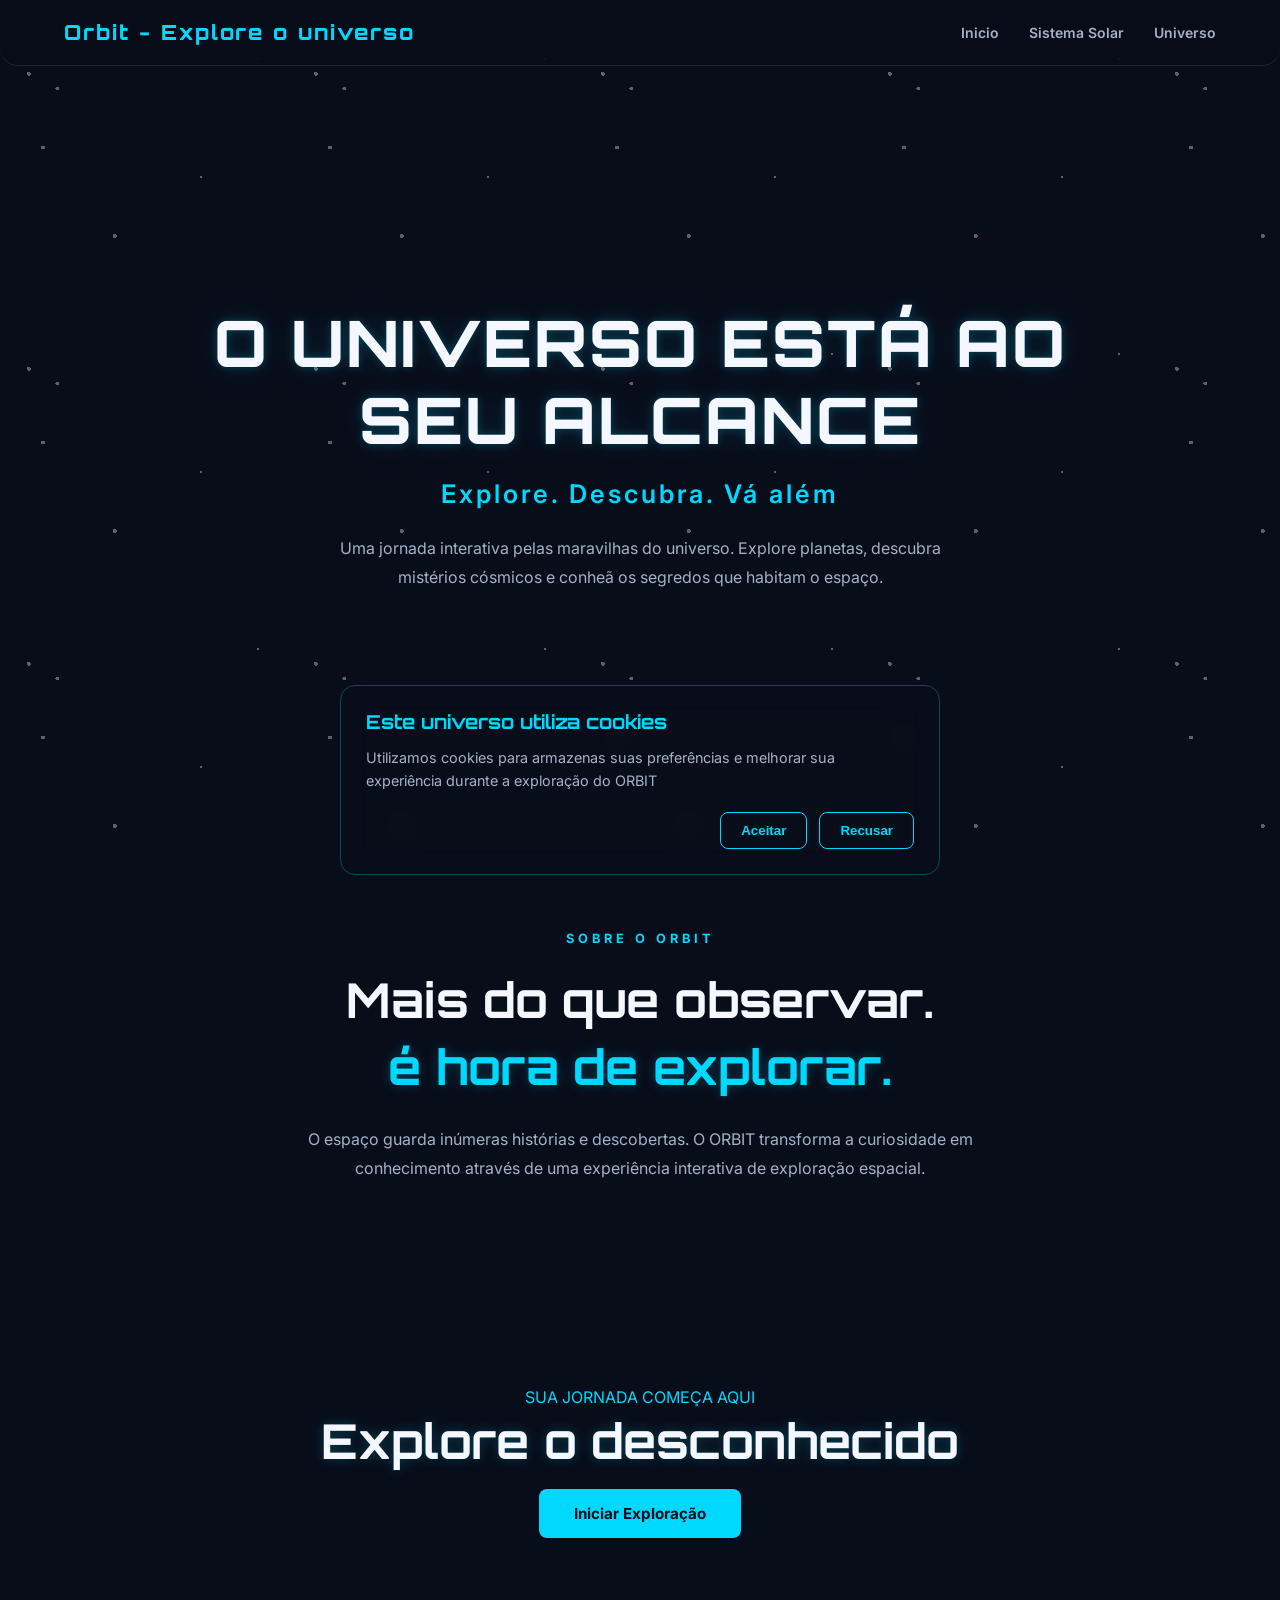
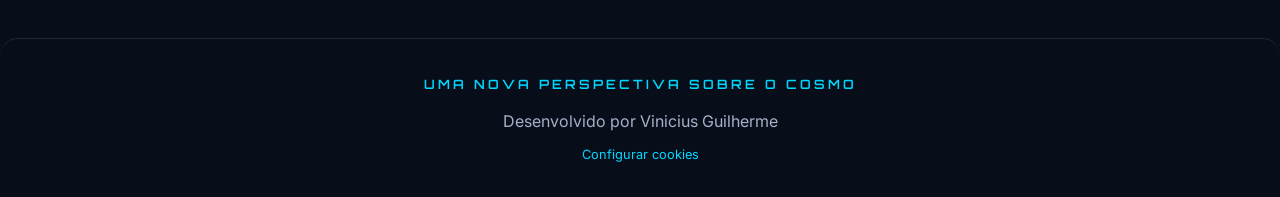
<file: html/index.html>
<!DOCTYPE html>
<html lang="en">

<head>
    <meta charset="UTF-8">
    <meta name="viewport" content="width=device-width, initial-scale=1.0">
    <link rel="stylesheet" href="../css/global.css">
    <link rel="stylesheet" href="../css/home.css">
    <title>Universo Espacial interativo</title>
</head>

<body>
    <header class="cabecalho-principal">
        <h2>Orbit - Explore o universo </h2>
        <nav class="menu">
            <a href="index.html">Inicio</a>
            <a href="sistemaSolar.html">Sistema Solar</a>
            <a href="universo.html">Universo</a>
        </nav>
    </header>
    <main class="conteudo-principal">
        <section class="inicializacaoOrbit">
            <h1>O UNIVERSO ESTÁ AO SEU ALCANCE</h1>
            <h2>Explore. Descubra. Vá além</h2>

            <p>
                Uma jornada interativa pelas maravilhas do universo. Explore planetas, descubra mistérios cósmicos e
                conheã os segredos que habitam o espaço.
            </p>
        </section>

        <section class="introducao" id="explorar">
            <span class="section-tag">Sobre o ORBIT</span>

            <h2>Mais do que observar. <br>
                <span>é hora de explorar.</span>
            </h2>

            <p>
                O espaço guarda inúmeras histórias e descobertas. O ORBIT transforma a curiosidade em conhecimento
                através de uma experiência interativa de exploração espacial.
            </p>
        </section>

        <section class="exploracao">
            <span>SUA JORNADA COMEÇA AQUI</span>
            <h2>Explore o desconhecido</h2>

            <a href="sistemaSolar.html">Iniciar Exploração</a>
        </section>
    </main>
    <footer>
        <p>UMA NOVA PERSPECTIVA SOBRE O COSMO</p>
        <P>Desenvolvido por Vinicius Guilherme</P>

        <button id="abrirPreferenciaCookies" type="button">
            Configurar cookies
        </button>
    </footer>
    <section class="avisoCookies" id="avisoCookies">
        <div class="conteudoCookies">
            <h2>Este universo utiliza cookies</h2>

            <p>
                Utilizamos cookies para armazenas suas preferências e melhorar sua experiência durante a exploração do
                ORBIT
            </p>

            <div class="botoesCookies">
                <button id="aceitarCookies">Aceitar</button>
                <button id="recusarCookies">Recusar</button>
            </div>
        </div>
    </section>
    <script src="../js/"></script>
    <script src="../js/cookies.js"></script>
</body>



</html>
</file>
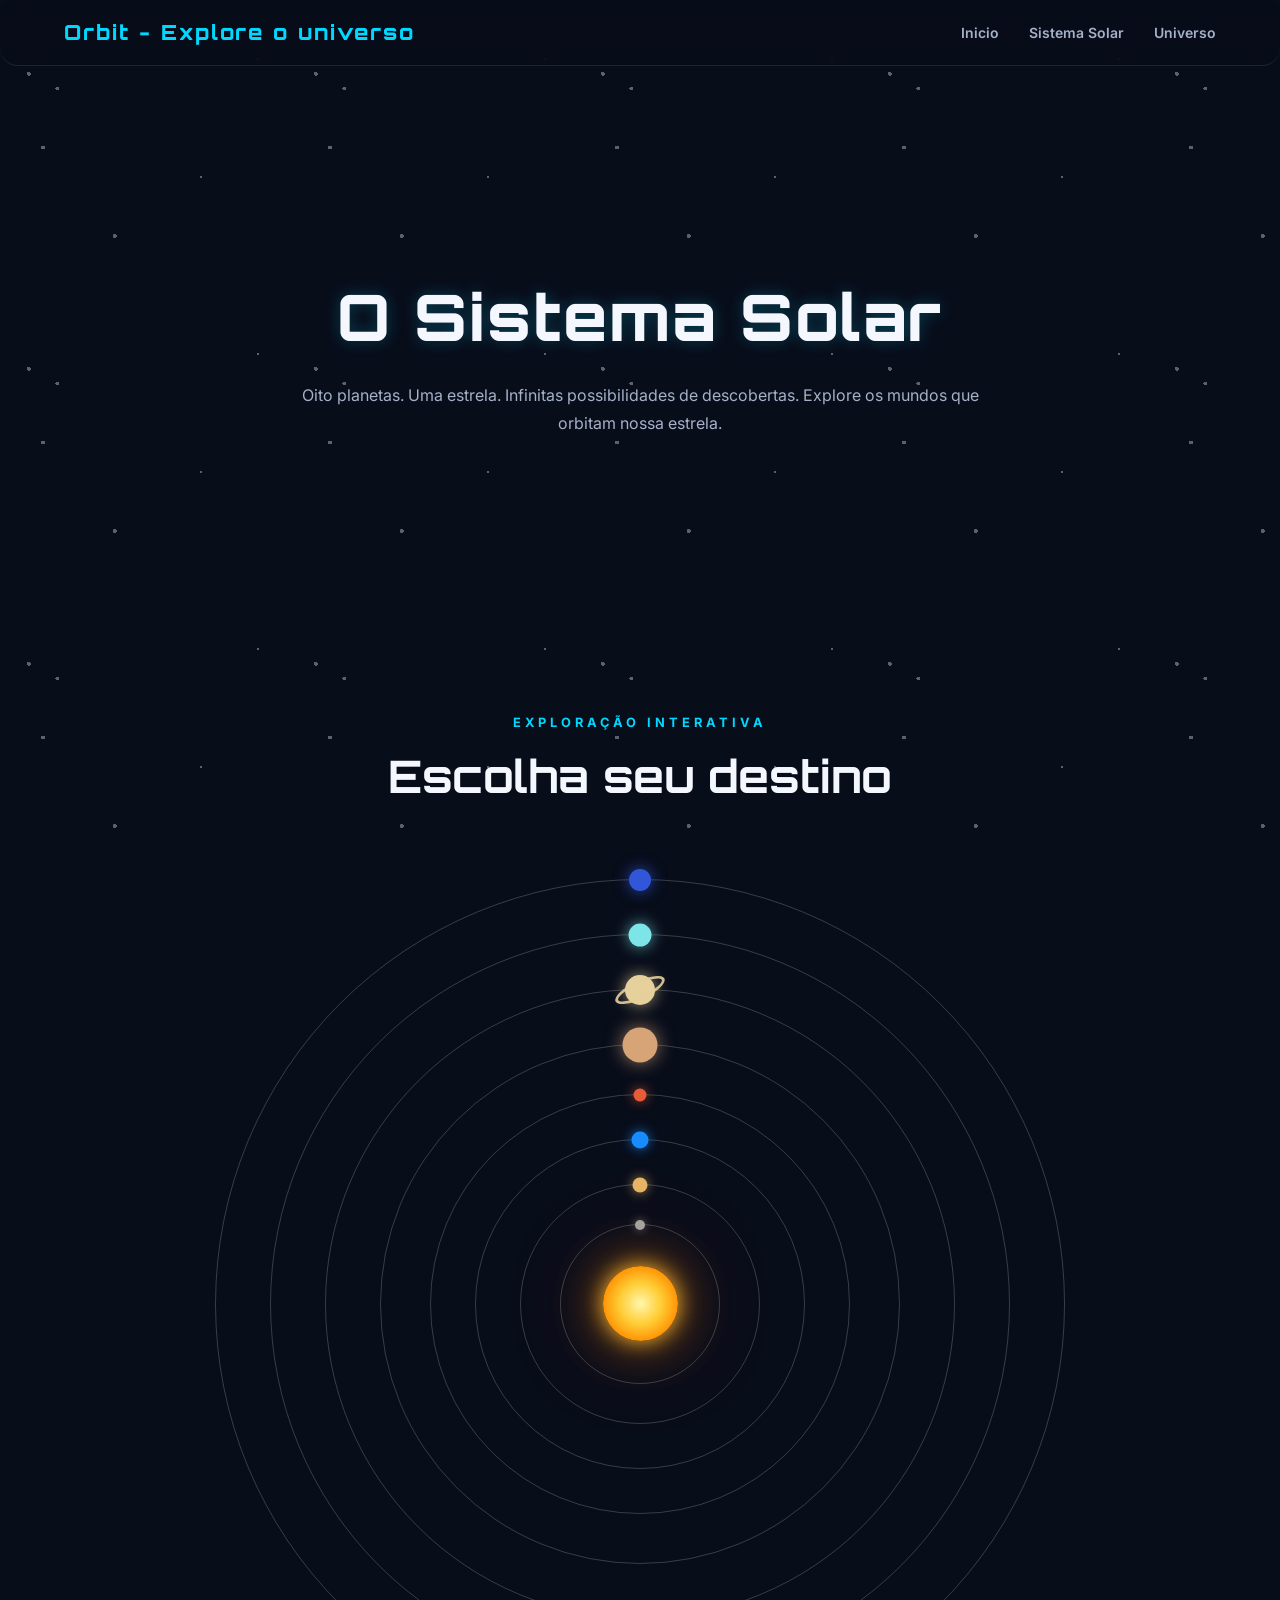
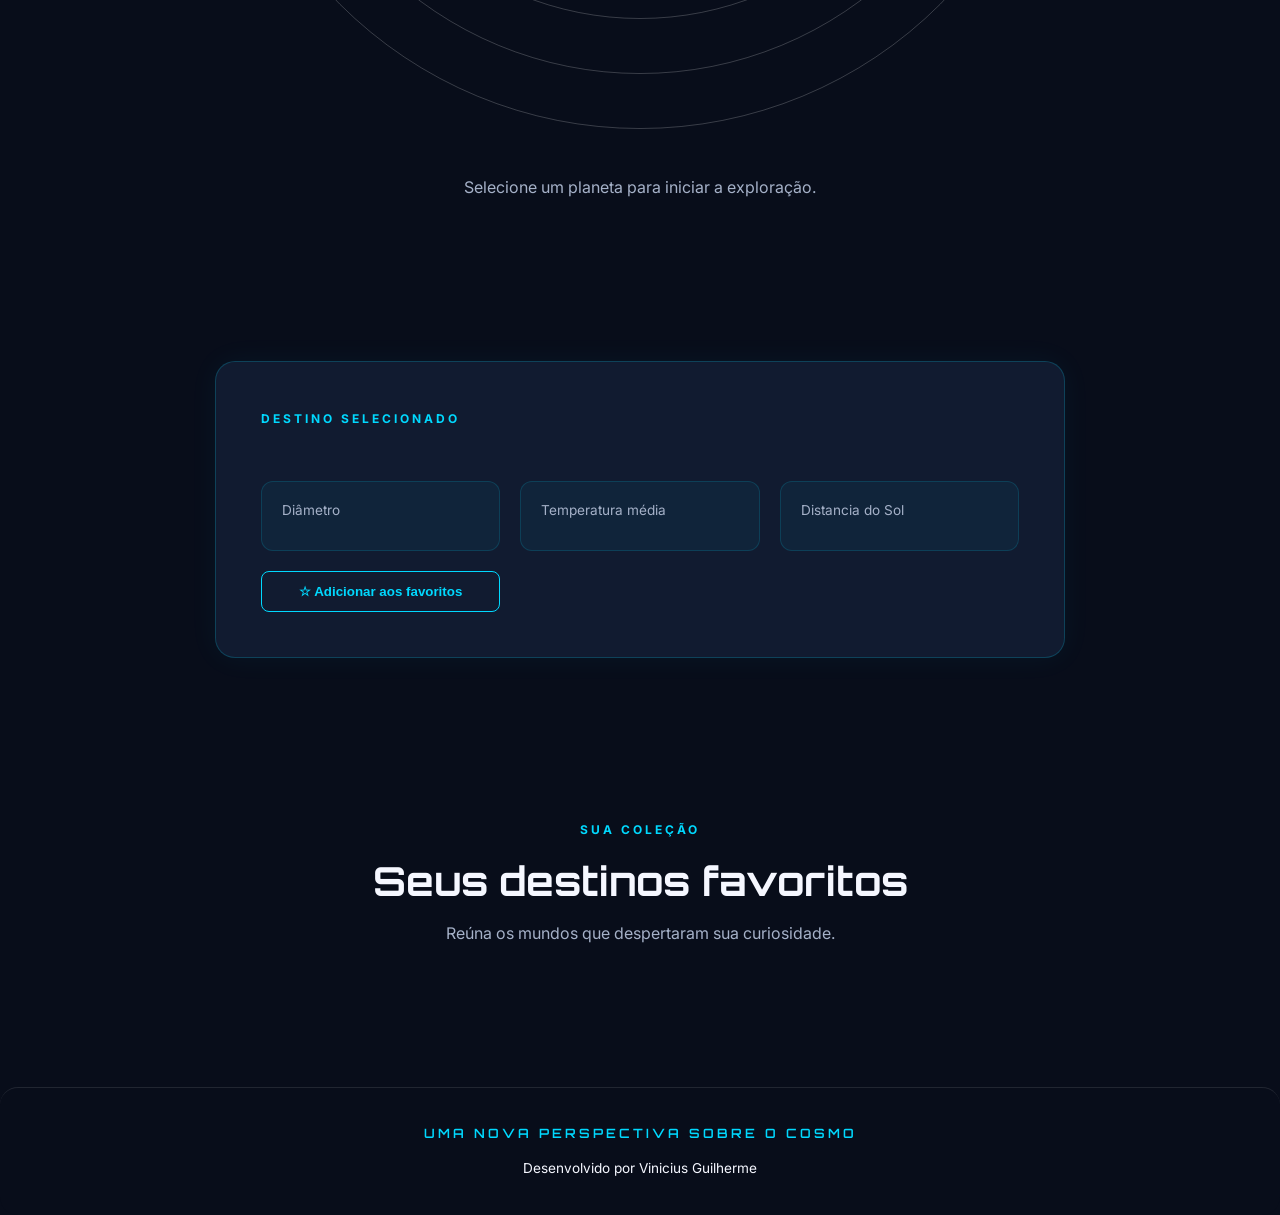
<file: html/sistemaSolar.html>
<!DOCTYPE html>
<html lang="pt-BR">

<head>
    <meta charset="UTF-8">
    <meta name="viewport" content="width=device-width, initial-scale=1.0">
    <link rel="stylesheet" href="../css/global.css">
    <link rel="stylesheet" href="../css/sistemaSolar.css">
    <title>Sistema Solar Orbit</title>
</head>

<body>
    <header class="cabecalho-principal">
        <h2>Orbit - Explore o universo </h2>
        <nav class="menu">
            <a href="index.html">Inicio</a>
            <a href="sistemaSolar.html">Sistema Solar</a>
            <a href="universo.html">Universo</a>
        </nav>
    </header>

    <main class="conteudo-principal">
        <section class="solar">
            <h1>O Sistema Solar</h1>

            <p>
                Oito planetas. Uma estrela. Infinitas possibilidades de descobertas. Explore os mundos que orbitam nossa
                estrela.
            </p>
        </section>

        <section class="exploracaoSolar">
            <div>
                <span>Exploração interativa</span>
                <h2>Escolha seu destino</h2>
            </div>

            <div class="visualizacaoSolar">
                <div class="sol" title="sol"></div>
                <div class="orbitMercurio">
                    <button class="planetaMercurio" data-planet="mercurio" aria-label="Explorar Mercúrio"></button>
                </div>
                <div class="orbitVenus">
                    <button class="planetaVenus" data-planet="venus" aria-label="Explorar Vênus"></button>
                </div>
                <div class="orbitTerra">
                    <button class="planetaTerra" data-planet="terra" aria-label="Explorar Terra"></button>
                </div>
                <div class="orbitMarte">
                    <button class="planetaMarte" data-planet="marte" aria-label="Explorar Marte"></button>
                </div>
                <div class="orbitJupiter">
                    <button class="planetaJupiter" data-planet="jupiter" aria-label="Explorar Júpiter"></button>
                </div>
                <div class="orbitSaturno">
                    <button class="planetaSaturno" data-planet="saturno" aria-label="Explorar Saturno"></button>
                </div>
                <div class="orbitUrano">
                    <button class="planetaUrano" data-planet="urano" aria-label="Explorar Urano"></button>
                </div>
                <div class="orbitNetuno">
                    <button class="planetaNetuno" data-planet="netuno" aria-label="Explorar Netuno"></button>
                </div>
            </div>

            <p class="Dicainteracao">
                Selecione um planeta para iniciar a exploração.
            </p>

        </section>

        <section class="informacoesPlaneta" id="informacoesPlaneta">
            <div class="detalhePlaneta">
                <span class="section-tag">DESTINO SELECIONADO</span>
                <h2 id="nomePlaneta"></h2>

                <p id="descricacaoPlaneta">
                </p>

                <div class="statusPlanet">
                    <div>
                        <span>Diâmetro</span>
                        <strong id="diametroPlaneta"></strong>
                    </div>
                    <div>
                        <span>Temperatura média</span>
                        <strong id="temperaturaPlaneta"></strong>
                    </div>
                    <div>
                        <span>Distancia do Sol</span>
                        <strong id="distanciaPlaneta"></strong>
                    </div>
                     <button id="planetaFavorito" class="btn-secundario">
                    ☆ Adicionar aos favoritos
                </button>
                </div>
               
            </div>
        </section>
        <section class="favoritosPlanetas">
            <div class="cabecalhoFavoritos">
                <span class="section-tag">SUA COLEÇÃO</span>
                <h2>Seus destinos favoritos</h2>
                <p>Reúna os mundos que despertaram sua curiosidade.</p>
            </div>

            <div class="listaFavoritos" id="listaFavoritos">
                <!-- Os planetas favoritos serão inseridos pelo JavaScript -->
            </div>
        </section>

    </main>
    <footer>
        <p>UMA NOVA PERSPECTIVA SOBRE O COSMO</p>
        <P>Desenvolvido por Vinicius Guilherme</P>
    </footer>
    <script src="../js/sistemaSolar.js"></script>
</body>

</html>
</file>
<file: css/global.css>
@import url('https://fonts.googleapis.com/css2?family=Inter:wght@400;500;600;700;800&family=Orbitron:wght@400;500;600;700;800&display=swap');


:root {
    --fundo: #080d1a;
    --superfice: #111b30;
    --cor-primaria: #00d9ff;
    --cor-secundaria: #8b5cf6;
    --texto-principal: #f5f7ff;
    --texto-secundario: #a5b1c8;
    --fonte-principal: 'Inter', sans-serif;
    --fonte-titulos: 'Orbitron', sans-serif;
}


* {
    margin: 0;
    padding: 0;
    box-sizing: border-box;
}

body {
    background-color: var(--fundo);
    background-image: radial-gradient(circle at 20% 20%, rgba(0, 217, 255, 0.08), transparent 35%), radial-gradient(circle at 80% 70% rgba(139, 92, 246, 0.08), transparent 35%);
    color: var(--texto-principal);
    font-family: var(--fonte-principal);
}

body::before {
    content: "";
    position: fixed;

    inset: 0;
    z-index: -1;

    pointer-events: none;
    opacity: 0.35;

    background-image: radial-gradient(2px 2px at 20% 30%, white 99%, transparent),
        radial-gradient(1px 1px at 70% 60%, white 99%, transparent),
        radial-gradient(2px 2px at 40% 80%, white 99%, transparent),
        radial-gradient(1px 1px at 90% 20%, white 99%, transparent),
        radial-gradient(2px 2px at 10% 25%, white 99%, transparent),
        radial-gradient(2px 2px at 15% 50%, white 99%, transparent);

    background-size: 287px 295px;
}

h1,
h2,
h3,
h4 {
    font-family: var(--fonte-titulos);
    line-height: 1.2;
}

p {
    line-height: 1.7;
    color: var(--texto-secundario);
}

.cabecalho-principal {
    display: flex;
    flex-direction: row;
    align-items: center;
    justify-content: space-between;
    width: 100%;
    padding: 20px 5%;
    border-bottom: 1px solid rgba(255, 255, 255, 0.1);
    border-radius: 18px;

    position: sticky;
    top: 0;
    z-index: 1000;

    background-color: rgba(8, 13, 26, 0.75);
    backdrop-filter: blur(15px);
    -webkit-backdrop-filter: blur(15px);
}

.menu {
    display: flex;
    align-items: center;
    gap: 30px;
}

.menu a {
    color: var(--texto-secundario);
    font-size: 14px;
    font-weight: 600;
    transition: all 0.3s ease;
    text-decoration: none;
}

.menu a:hover {
    color: var(--cor-primaria);
    text-shadow: 0 0 12px rgba(0, 217, 255, 0.05);
}

.cabecalho-principal h2 {
    margin: 0;
    font-family: var(--fonte-titulos);
    font-size: 1.3rem;
    font-weight: 800;
    color: var(--cor-primaria);
    letter-spacing: 2px;
}

.btn-primario {
    display: inline-flex;
    align-items: center;
    justify-content: center;

    padding: 12px 25px;

    background-color: var(--cor-primaria);
    color: var(--fundo);

    border: 1px solid var(--cor-primaria);
    border-radius: 8px;

    font-weight: 700;
    text-decoration: none;

    transition: all 0.3s ease;
}

.btn-primario:hover {
    transform: translate(-3px);
    background: var(--cor-secundaria);
    border: 1px solid var(--cor-secundaria);
    color: var(--texto-principal);
    box-shadow: 0 0 10px var(--cor-secundaria), 0 0 25px rgba(0, 217, 255, 0.35);
}

.btn-secundario {
    display: inline-flex;
    align-items: center;
    justify-content: center;
    padding: 12px 25px;
    background-color: transparent;
    color: var(--cor-primaria);

    border: 1px solid var(--cor-primaria);
    border-radius: 8px;

    font-weight: 600;
    transition: all 0.3s ease;
}

.btn-secundario:hover {
    background-color: var(--cor-secundaria);
    color: var(--texto-principal);
    background: var(--cor-secundaria);
    border: var(--cor-secundaria);
    transform: translateY(-3px);
    box-shadow: 0 0 10px var(--cor-secundaria), 0 0 25px rgba(0, 217, 255, 0.35);
}

@media(max-width: 768px) {
    .cabecalho-principal {
        flex-wrap: wrap;
        justify-content: center;
        padding: 15px 5%;
    }

    .menu {
        justify-content: center;
        flex-wrap: wrap;
        gap: 15px;
        width: 100%;
    }

    .menu a {
        font-size: 13px;
    }

    footer {
        padding: 30px 20px;
    }

    footer p:first-child {
        font-size: 0.65rem;
        letter-spacing: 2px;
    }

    footer p:last-child {
        font-size: 0.75rem;
    }
}

footer {
    width: 100%;
    padding: 35px 10%;

    display: flex;
    flex-direction: column;
    align-items: center;
    gap: 12px;

    background: var(--fundo);
    border-top: 1px solid rgba(255, 255, 255, 0.1);
    border-radius: 18px;

    text-align: center;
}

footer p:first-child {
    font-family: var(--fonte-titulos);
    font-size: 0.8rem;
    font-weight: 600;

    color: var(--cor-primaria);
    letter-spacing: 3px;
}

footer p:last-child {
    font-family: var(--fonte-principal);
    font-size: 0.85rem;

    color: var(--texto-principal);
}

.avisoCookies {
    position: fixed;
    bottom: 25px;
    left: 50%;
    transform: translateX(-50%);

    width: 90%;
    max-width: 600px;

    padding: 25px;

    background-color: transparent;
    border: 1px solid rgba(0, 217, 255, 0.3);
    border-radius: 15px;

    backdrop-filter: blur(15px);
    box-shadow: 0 0 30 rgba(0, 217, 255, 0.08);

    z-index: 2000;

    animation: aparecerCookies 0.6s ease forwards;
}

.conteudoCookies h2 {
    font-family: var(--fonte-titulos);
    font-size: 1.2rem;
    color: var(--cor-primaria);
    margin-bottom: 12px;
}

.conteudoCookies p {
    font-size: 0.9rem;
    line-height: 1.6;
    margin-bottom: 20px;
}

.botoesCookies {
    display: flex;
    justify-content: flex-end;
    gap: 12px;
}

.botoesCookies button {
    padding: 10px 20px;
    border: 1px solid var(--cor-primaria);
    border-radius: 8px;

    background-color: transparent;
    color: var(--cor-primaria);

    font-weight: 600;
    cursor: pointer;

    transition: all 0.3s ease;
}

.botoesCookies button:hover {
    background-color: var(--cor-primaria);
    color: var(--fundo);
}

@media (max-width: 600px) {
    .avisoCookies {
        width: calc(100% - 30px);
        bottom: 15px;
        padding: 20px;
    }

    .conteudoCookies h2 {
        font-size: 1rem;
    }

    .conteudoCookies p {
        font-size: 0.85rem;
    }

    .botoesCookies {
        flex-direction: column;
        gap: 10px;
    }

    .botoesCookies button {
        width: 100%;
    }
}

@keyframes aparecerCookies {
    from {
        opacity: 0;
        transform: translate(-50%, 20px)
    }

    to {
        opacity: 1;
        transform: translate(-50%, 0);
    }
}

#abrirPreferenciaCookies {
    background: transparent;
    border: none;
    color: var(--cor-primaria);
    font-family: var(--fonte-principal);
    font-size: 0.8rem;
    cursor: pointer;
    transition: color 0.3s ease;
}

#abrirPreferenciasCookies:hover {
    color: var(--texto-principal);
    text-decoration: underline;
}
</file>
<file: css/home.css>
@import url('https://fonts.googleapis.com/css2?family=Inter:wght@400;500;600;700;800&family=Orbitron:wght@400;500;600;700;800&display=swap');


:root{
    --fundo:#080d1a;
    --superfice:#111b30;
    --cor-primaria:#00d9ff;
    --cor-secundaria:#8b5cf6;
    --texto-principal:#f5f7ff;
    --texto-secundario:#a5b1c8;
    --fonte-principal:'Inter', sans-serif;
    --fonte-titulos:'Orbitron', sans-serif;
}

.inicializacaoOrbit{
    min-height: 85vh;

    display:flex;
    flex-direction: column;
    align-items: center;
    justify-content: center;

    padding: 80px 10%;
    text-align: center;
}

.inicializacaoOrbit h1 {
    max-width: 1000px;

    font-family: var(--fonte-titulos);
    font-size: clamp(2rem, 5vw, 4.5rem);

    font-weight: 800;
    line-height: 1.2;

    color: var(--texto-principal);
    letter-spacing: 2px;

    text-shadow: 0 0 10px rgba(0,217,255,0.25),
    0 0 30px rgba(0,217,255,0.12);
}

.inicializacaoOrbit h2{
    margin-top: 20px;

    font-family: var(--fonte-principal);
    font-size: clamp(1.1rem, 2.5vw, 1.6rem);

    font-weight: 600;
    color: var(--cor-primaria);

    letter-spacing: 3px;
}

.inicializacaoOrbit p{
    max-width: 650px;

    margin-top: 25px;

    font-family: var(--fonte-principal);
    font-size: 1rem;
    font-weight: 400;

    line-height: 1.8;
    color: var(--texto-secundario);
}

@keyframes aparecer{
    from{
        opacity: 0;
        transform:translateY(30px);
    }
    to{
        opacity: 1;
        transform: translateY(0);
    }
}

.inicializacaoOrbit h1{
    animation: aparecer 1s ease forwards;
}

.inicializacaoOrbit h2{
    animation: aparecer 1s ease 0.2s forwards;
}

.inicializacaoOrbit p{
    animation: aparecer 1s ease 0.4s forwards;
}

.introducao{
    display: flex;
    flex-direction: column;
    align-items: center;

    max-width: 1000px;
    margin: 0 auto;
    padding: 100px 30px;

    text-align: center;
}

.section-tag{
    color: var(--cor-primaria);

    font-size: 0.8rem;
    font-weight: 700;

    letter-spacing: 4px;
    text-transform: uppercase;

    margin-bottom: 20px;

    animation: aparecer 1s ease 0.2s forwards;
}

.introducao h2{
    max-width: 800px;

    font-family: var(--fonte-titulos);
    font-size: clamp(1.8rem, 4vw, 3rem);

    font-weight: 700;
    line-height: 1.4;

    color: var(--texto-principal);

     animation: aparecer 1s ease 0.2s forwards;
}

.introducao p{
    max-width: 700px;

    margin-top: 25px;

    font-family: var(--fonte-principal);
    font-size: 1rem;
    line-height: 1.8;

    color: var(--texto-secundario);

     animation: aparecer 1s ease 0.4s forwards;
}

.introducao h2 span{
    color: var(--cor-primaria);

    text-shadow: 0 0 12px rgba(0,217,255,0.25);
}

.exploracao{
    padding: 100px 10%;

    display: flex;
    flex-direction:column;
    align-items: center;

    text-align: center;

    max-width: 1200px;
    margin: 0 auto;
}

.exploracao h2{
    font-family: var(--fonte-titulos);
    font-size: clamp(1.8rem, 4vw, 3rem);

    font-weight: 700;
    color: var(--texto-principal);

    text-shadow: 0 0 12px rgba(0,217,255,0.25);

    margin-bottom: 20px;

    animation: aparecer 1s ease 0.2s forwards;
}

.exploracao span{
    max-width: 700px;

    font-family: var(--fonte-principal);
    font-size: 1rem;
    line-height: 1.8;

    color: var(--cor-primaria);

    animation: aparecer 1s ease 0.2s forwards;
}

.exploracao a{
    display: inline-block;

    padding: 15px 35px;

    font-family: var(--texto-principal);
    font-size: 0.95rem;
    font-weight: 700;

    color: var(--fundo);
    background: var(--cor-primaria);

    text-decoration: none;
    border-radius: 8px;
   transition: all 0.3s ease;
}

.exploracao a:hover{
    background: var(--cor-secundaria);

    color: var(--texto-principal);

    box-shadow: 0 0 20px rgba(139, 92, 246, 0.5);

    transform: translateY(-3px);
}

@media (max-width:768px) {
    .exploracao{padding: 80px 25px;}  
    
    .exploracao span{
        font-size: 0.7rem;
        letter-spacing: 3px;
    }

    .exploracao h2{
        font-size: clamp(1.5rem, 6vw, 2.2rem);
    }

    .exploracao a{
        padding: 13px 28px;
        font-size: 0.85rem;
    }
}
</file>
<file: css/sistemaSolar.css>
@import url('https://fonts.googleapis.com/css2?family=Inter:wght@400;500;600;700;800&family=Orbitron:wght@400;500;600;700;800&display=swap');

:root {
    --fundo: #080d1a;
    --superfice: #111b30;
    --cor-primaria: #00d9ff;
    --cor-secundaria: #8b5cf6;
    --texto-principal: #f5f7ff;
    --texto-secundario: #a5b1c8;
    --fonte-principal: 'Inter', sans-serif;
    --fonte-titulos: 'Orbitron', sans-serif;
}

.solar {
    min-height: 65vh;
    display: flex;
    flex-direction: column;
    align-items: center;
    justify-content: center;
    padding: 80px 10%;
    text-align: center;
}

.solar h1 {
    font-family: var(--fonte-titulos);
    font-size: clamp(2.2rem, 5vw, 4rem);
    font-weight: 800;
    color: var(--texto-principal);
    letter-spacing: 2px;
    text-shadow: 0 0 15px rgba(0, 217, 255, 0.25);
    animation: aparecer 1s ease forwards;
}

.solar p {
    max-width: 700px;
    margin-top: 25px;
    font-family: var(--fonte-principal);
    font-size: 1rem;
    line-height: 1.8;
    color: var(--texto-secundario);
    animation: aparecer 1s ease 0.3s forwards;
}

.exploracaoSolar {
    display: flex;
    flex-direction: column;
    align-items: center;
    width: 100%;
    padding: 60px 20px 100px;
    text-align: center;
    overflow: hidden;
    gap: 20px;
}

.exploracaoSolar span {
    display: inline-block;
    font-family: var(--fonte-principal);
    font-size: 0.8rem;
    font-weight: 700;
    color: var(--cor-primaria);
    letter-spacing: 4px;
    text-transform: uppercase;
    margin-bottom: 20px;
    animation: aparecer 1s ease 0.3s forwards;
}

.exploracaoSolar h2 {
    font-family: var(--fonte-titulos);
    font-size: clamp(1.8rem, 4vw, 2.8rem);
    font-weight: 700;
    color: var(--texto-principal);
    margin-bottom: 30px;
    animation: aparecer 1s ease 0.5s forwards;
}

.visualizacaoSolar {
    position: relative;
    width: min(900px, 100%);
    aspect-ratio: 1 / 1;
    height: auto;
    display: flex;
    align-items: center;
    justify-content: center;
    flex-shrink: 0;
    margin: 0 auto;
}

.sol {
    position: absolute;
    width: 75px;
    height: 75px;
    background: radial-gradient(
        circle,
        #fff7ad 0%,
        #ffcc33 40%,
        #ff8c00 75%,
        #ff5e00 100%
    );
    border-radius: 50%;
    box-shadow:
        0 0 20px rgba(255, 190, 50, 0.9),
        0 0 50px rgba(255, 140, 0, 0.6),
        0 0 100px rgba(255, 100, 0, 0.3);
    z-index: 10;
    animation: pulsar 3s ease-in-out infinite alternate;
}

@keyframes pulsar {
    from {
        transform: scale(1);
        filter: brightness(1);
    }

    to {
        transform: scale(1.12);
        filter: brightness(1.3);
    }
}

.orbitMercurio,
.orbitVenus,
.orbitTerra,
.orbitMarte,
.orbitJupiter,
.orbitSaturno,
.orbitUrano,
.orbitNetuno {
    position: absolute;
    aspect-ratio: 1 / 1;
    height: auto;
    top: 50%;
    left: 50%;
    transform: translate(-50%, -50%);
    border: 1px solid rgba(255, 255, 255, 0.2);
    border-radius: 50%;
    pointer-events: none;
}

.orbitMercurio {
    width: 17.78%;
}

.orbitVenus {
    width: 26.67%;
}

.orbitTerra {
    width: 36.67%;
}

.orbitMarte {
    width: 46.67%;
}

.orbitJupiter {
    width: 57.78%;
}

.orbitSaturno {
    width: 70%;
}

.orbitUrano {
    width: 82.22%;
}

.orbitNetuno {
    width: 94.44%;
}

.orbitMercurio button,
.orbitVenus button,
.orbitTerra button,
.orbitMarte button,
.orbitJupiter button,
.orbitSaturno button,
.orbitUrano button,
.orbitNetuno button {
    position: absolute;
    top: 0;
    left: 50%;
    transform: translate(-50%, -50%);
    border: none;
    border-radius: 50%;
    cursor: pointer;
    pointer-events: auto;
    padding: 0;
    outline: none;
    transition: box-shadow 0.3s ease, filter 0.3s ease;
}

.planetaMercurio {
    width: 10px;
    height: 10px;
    background-color: #a5a5a5;
    box-shadow: 0 0 10px rgba(165, 165, 165, 0.6);
}

.planetaVenus {
    width: 15px;
    height: 15px;
    background-color: #e6b566;
    box-shadow: 0 0 12px rgba(230, 181, 102, 0.7);
}

.planetaTerra {
    width: 17px;
    height: 17px;
    background-color: #168cff;
    box-shadow: 0 0 12px rgba(22, 140, 255, 0.8);
}

.planetaMarte {
    width: 13px;
    height: 13px;
    background-color: #e65c36;
    box-shadow: 0 0 12px rgba(230, 92, 54, 0.7);
}

.planetaJupiter {
    width: 35px;
    height: 35px;
    background-color: #d6a477;
    box-shadow: 0 0 18px rgba(214, 164, 119, 0.7);
}

.planetaSaturno {
    position: relative;
    z-index: 1;
    width: 30px;
    height: 30px;
    background-color: #e6d09b;
    box-shadow: 0 0 16px rgba(230, 208, 155, 0.7);
}

.planetaSaturno::after {
    content: "";
    position: absolute;
    width: 48px;
    height: 12px;
    border: 3px solid rgba(230, 208, 155, 0.9);
    border-radius: 50%;
    top: 50%;
    left: 50%;
    transform: translate(-50%, -50%) rotate(-25deg);
    z-index: -1;
}

.planetaUrano {
    width: 23px;
    height: 23px;
    background-color: #7de4e8;
    box-shadow: 0 0 15px rgba(125, 228, 232, 0.7);
}

.planetaNetuno {
    width: 22px;
    height: 22px;
    background-color: #3156d8;
    box-shadow: 0 0 15px rgba(49, 86, 216, 0.8);
}

.visualizacaoSolar button:hover {
    filter: brightness(1.8);
    box-shadow: 0 0 25px rgba(255, 255, 255, 0.8);
    transform: translate(-50%, -50%) scale(1.6);
    z-index: 20;
}

@keyframes orbitar {
    from {
        transform: translate(-50%, -50%) rotate(0deg);
    }

    to {
        transform: translate(-50%, -50%) rotate(360deg);
    }
}

.orbitMercurio {
    animation: orbitar 8s linear infinite;
}

.orbitVenus {
    animation: orbitar 12s linear infinite;
}

.orbitTerra {
    animation: orbitar 16s linear infinite;
}

.orbitMarte {
    animation: orbitar 20s linear infinite;
}

.orbitJupiter {
    animation: orbitar 28s linear infinite;
}

.orbitSaturno {
    animation: orbitar 36s linear infinite;
}

.orbitUrano {
    animation: orbitar 44s linear infinite;
}

.orbitNetuno {
    animation: orbitar 52s linear infinite;
}

.orbitMercurio:has(button:hover),
.orbitVenus:has(button:hover),
.orbitTerra:has(button:hover),
.orbitMarte:has(button:hover),
.orbitJupiter:has(button:hover),
.orbitSaturno:has(button:hover),
.orbitUrano:has(button:hover),
.orbitNetuno:has(button:hover) {
    animation-play-state: paused;
}

.informacoesPlaneta {
    display: flex;
    justify-content: center;
    width: 100%;
    padding: 60px 20px 100px;
}

.detalhePlaneta {
    width: 100%;
    max-width: 850px;
    padding: 45px;
    background: var(--superfice);
    border: 1px solid rgba(0, 217, 255, 0.2);
    border-radius: 20px;
    box-shadow: 0 0 30px rgba(0, 217, 255, 0.05);
}

.section-tag {
    display: inline-block;
    color: var(--cor-primaria);
    font-family: var(--fonte-principal);
    font-size: 0.75rem;
    font-weight: 700;
    letter-spacing: 3px;
    margin-bottom: 20px;
}

.detalhePlaneta h2 {
    color: var(--texto-principal);
    font-family: var(--fonte-titulos);
    font-size: 2.5rem;
    margin-bottom: 20px;
}

.detalhePlaneta p {
    color: var(--texto-secundario);
    font-family: var(--fonte-principal);
    font-size: 1rem;
    line-height: 1.8;
    margin-bottom: 35px;
}

.statusPlanet {
    display: grid;
    grid-template-columns: repeat(3, 1fr);
    gap: 20px;
    margin-top: 30px;
}

.statusPlanet div {
    display: flex;
    flex-direction: column;
    gap: 12px;
    padding: 20px;
    background-color: rgba(0, 217, 255, 0.05);
    border: 1px solid rgba(0, 217, 255, 0.15);
    border-radius: 12px;
}

.statusPlanet span {
    color: var(--texto-secundario);
    font-family: var(--fonte-principal);
    font-size: 0.85rem;
}

.statusPlanet strong {
    color: var(--cor-primaria);
    font-family: var(--fonte-titulos);
    font-size: 1rem;
}

.favoritosPlanetas {
    width: 100%;
    padding: 60px 10% 100px;
    display: flex;
    flex-direction: column;
    align-items: center;
    text-align: center;
}

.cabecalhoFavoritos {
    margin-bottom: 40px;
}

.cabecalhoFavoritos h2 {
    font-family: var(--fonte-titulos);
    font-size: clamp(1.8rem, 4vw, 2.5rem);
    color: var(--texto-principal);
    margin-bottom: 15px;
}

.cabecalhoFavoritos p {
    font-family: var(--fonte-principal);
    color: var(--texto-secundario);
    line-height: 1.7;
}

.listaFavoritos {
    width: 100%;
    max-width: 1100px;
    display: grid;
    grid-template-columns: repeat(auto-fit, minmax(240px, 1fr));
    gap: 25px;
}

.cardFavorito {
    display: flex;
    flex-direction: column;
    align-items: flex-start;
    gap: 15px;
    padding: 25px;
    background: var(--superfice);
    border: 1px solid rgba(0, 217, 255, 0.15);
    border-radius: 16px;
    text-align: left;
    transition: transform 0.3s ease, border-color 0.3s ease, box-shadow 0.3s ease;
}

.cardFavorito:hover {
    transform: translateY(-6px);
    border-color: var(--cor-primaria);
    box-shadow: 0 10px 30px rgba(0, 217, 255, 0.1);
}

.cardFavorito h3 {
    color: var(--cor-primaria);
    font-family: var(--fonte-titulos);
    font-size: 1.2rem;
}

.cardFavorito p {
    color: var(--texto-secundario);
    font-family: var(--fonte-principal);
    font-size: 0.9rem;
    line-height: 1.6;
}

@media (max-width: 768px) {
    .informacoesPlaneta {
        padding: 40px 15px 60px;
    }

    .detalhePlaneta {
        padding: 30px 20px;
    }

    .detalhePlaneta h2 {
        font-size: 2rem;
    }

    .statusPlanet {
        grid-template-columns: 1fr;
        gap: 15px;
    }

    .favoritosPlanetas {
        padding: 50px 20px 70px;
    }

    .listaFavoritos {
        grid-template-columns: 1fr;
    }
}

@media (max-width: 700px) {
    .exploracaoSolar {
        padding: 40px 15px 70px;
        gap: 15px;
    }

    .visualizacaoSolar {
        width: min(100%, 600px);
    }

    .sol {
        width: 55px;
        height: 55px;
    }

    .planetaJupiter {
        width: 25px;
        height: 25px;
    }

    .planetaSaturno {
        width: 23px;
        height: 23px;
    }

    .planetaSaturno::after {
        width: 38px;
        height: 10px;
    }
}

@media (max-width: 500px) {
    .solar {
        min-height: 55vh;
        padding: 60px 20px;
    }

    .solar p {
        font-size: 0.9rem;
    }

    .exploracaoSolar span {
        font-size: 0.7rem;
        letter-spacing: 3px;
    }

    .exploracaoSolar h2 {
        font-size: 1.6rem;
    }

    .visualizacaoSolar {
        width: 100%;
    }

    .detalhePlaneta {
        padding: 25px 18px;
    }

    .detalhePlaneta h2 {
        font-size: 1.7rem;
    }

    .statusPlanet div {
        padding: 16px;
    }
}
</file>
